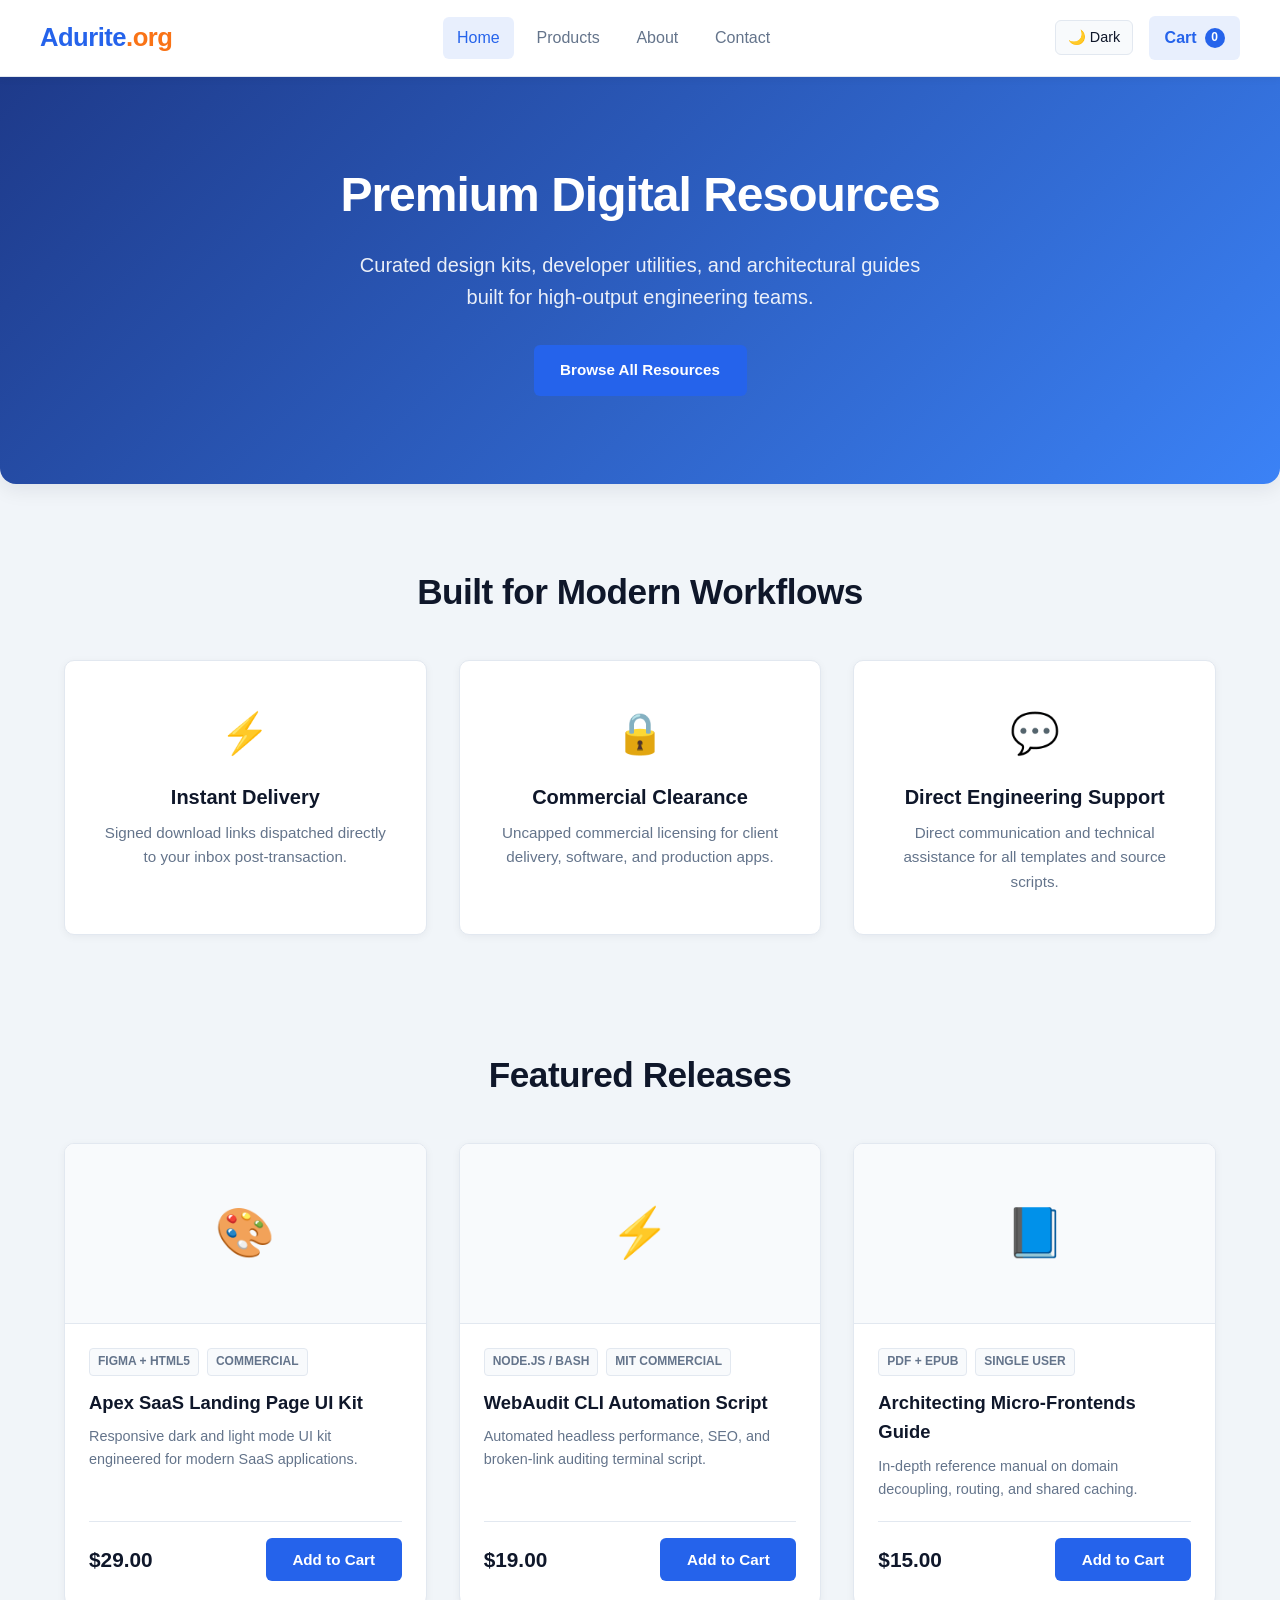
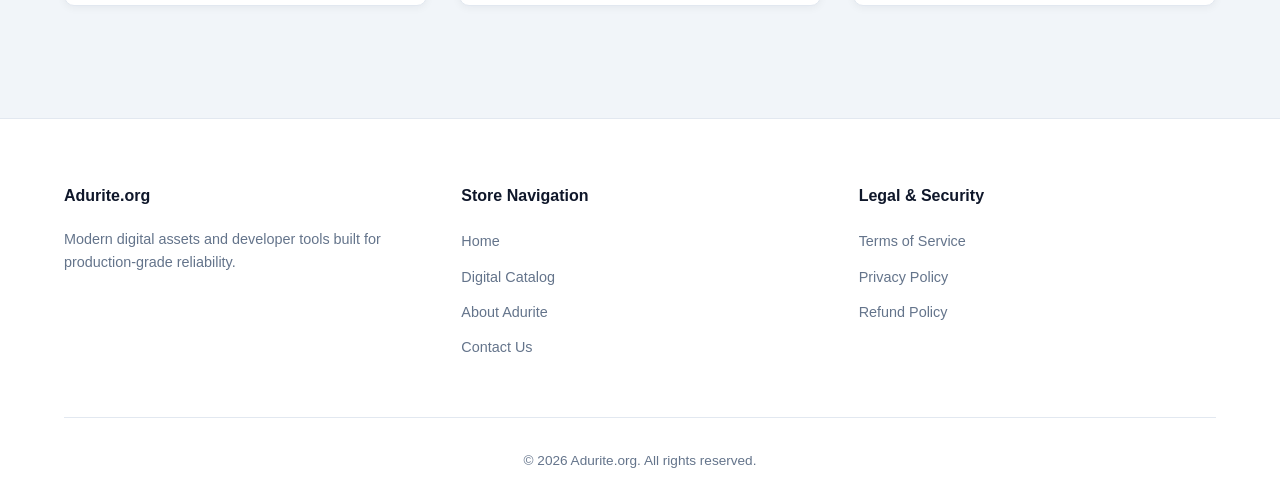
<file: index.html>
<!DOCTYPE html>
<html lang="en">
<head>
  <meta charset="UTF-8">
  <meta name="viewport" content="width=device-width, initial-scale=1.0">
  <meta name="description" content="Adurite - Premium developer assets, software licenses, and digital UI templates.">
  <title>Adurite Digital Store - Premium Digital Products</title>
  <link rel="stylesheet" href="styles/style.css">
</head>
<body>
  <header class="header">
    <div class="container header-content">
      <div class="logo">
        <a href="index.html"><h1>Adurite<span>.org</span></h1></a>
      </div>
      <button class="menu-toggle-btn" id="menuToggleBtn" aria-label="Toggle Navigation">☰</button>
      <nav class="nav-menu" id="navMenu">
        <a href="index.html" class="nav-link active">Home</a>
        <a href="products.html" class="nav-link">Products</a>
        <a href="about.html" class="nav-link">About</a>
        <a href="contact.html" class="nav-link">Contact</a>
      </nav>
      <div class="header-actions">
        <button class="theme-toggle-btn" id="themeToggleBtn">🌙 Dark</button>
        <a href="cart.html" class="cart-link" aria-label="Shopping Cart">
          Cart <span class="cart-count">0</span>
        </a>
      </div>
    </div>
  </header>

  <main>
    <section class="hero">
      <div class="container">
        <h2>Premium Digital Resources</h2>
        <p>Curated design kits, developer utilities, and architectural guides built for high-output engineering teams.</p>
        <a href="products.html" class="btn btn-primary">Browse All Resources</a>
      </div>
    </section>

    <section class="features-section">
      <div class="container">
        <h2 class="section-title">Built for Modern Workflows</h2>
        <div class="features-grid">
          <div class="feature-card">
            <div class="feature-icon">⚡</div>
            <h3>Instant Delivery</h3>
            <p>Signed download links dispatched directly to your inbox post-transaction.</p>
          </div>
          <div class="feature-card">
            <div class="feature-icon">🔒</div>
            <h3>Commercial Clearance</h3>
            <p>Uncapped commercial licensing for client delivery, software, and production apps.</p>
          </div>
          <div class="feature-card">
            <div class="feature-icon">💬</div>
            <h3>Direct Engineering Support</h3>
            <p>Direct communication and technical assistance for all templates and source scripts.</p>
          </div>
        </div>
      </div>
    </section>

    <section class="products-section">
      <div class="container">
        <h2 class="section-title">Featured Releases</h2>
        <div class="product-grid" id="featuredProductGrid">
          <!-- Dynamically injected via main.js -->
        </div>
      </div>
    </section>
  </main>

  <footer class="footer">
    <div class="container">
      <div class="footer-grid">
        <div class="footer-col">
          <h4>Adurite.org</h4>
          <p style="color: var(--text-muted); font-size: 0.9rem;">Modern digital assets and developer tools built for production-grade reliability.</p>
        </div>
        <div class="footer-col">
          <h4>Store Navigation</h4>
          <ul>
            <li><a href="index.html">Home</a></li>
            <li><a href="products.html">Digital Catalog</a></li>
            <li><a href="about.html">About Adurite</a></li>
            <li><a href="contact.html">Contact Us</a></li>
          </ul>
        </div>
        <div class="footer-col">
          <h4>Legal & Security</h4>
          <ul>
            <li><a href="terms.html">Terms of Service</a></li>
            <li><a href="privacy.html">Privacy Policy</a></li>
            <li><a href="refund.html">Refund Policy</a></li>
          </ul>
        </div>
      </div>
      <div class="footer-bottom">
        <p>&copy; 2026 Adurite.org. All rights reserved.</p>
      </div>
    </div>
  </footer>

  <script src="scripts/main.js"></script>
</body>
</html>
</file>
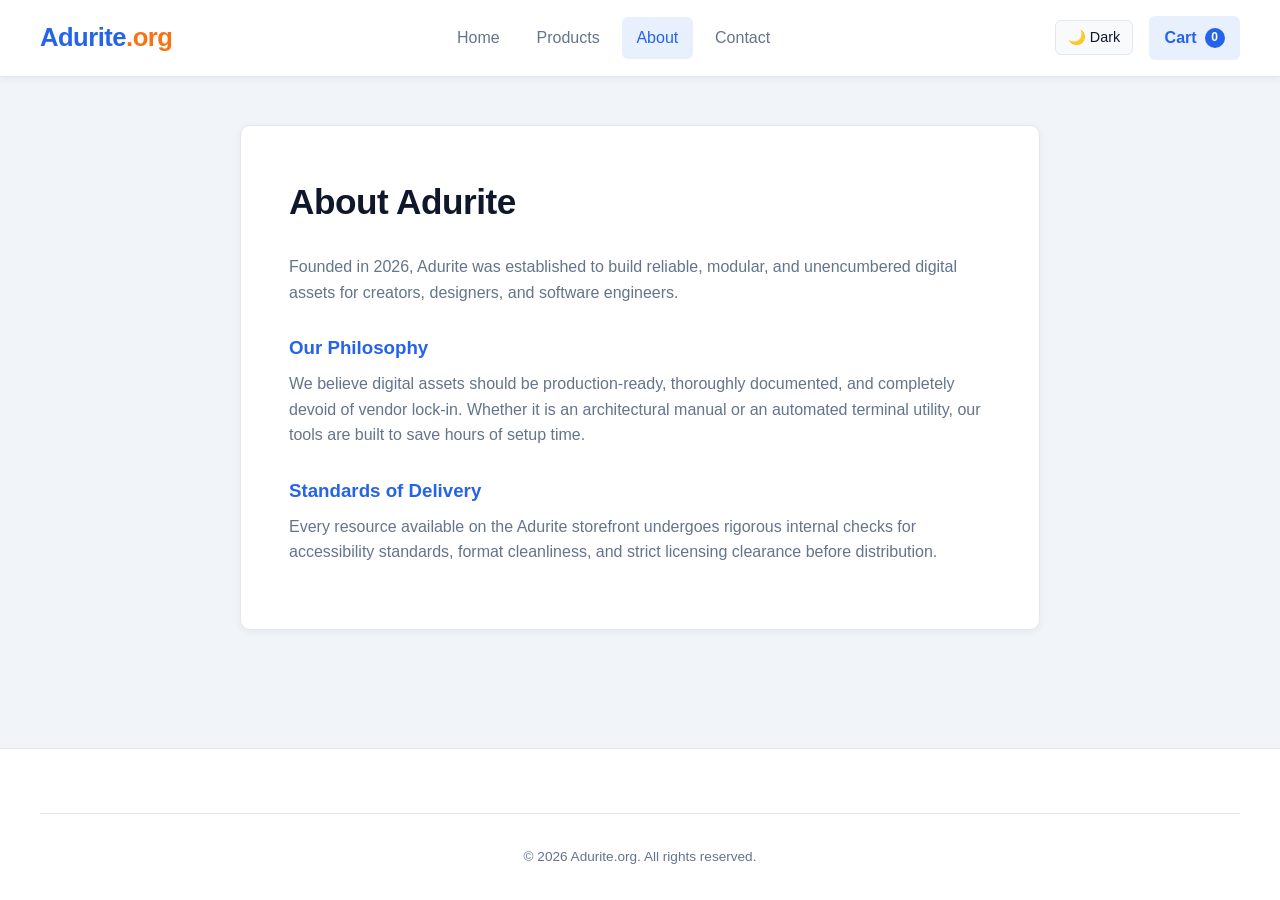
<file: about.html>
<!DOCTYPE html>
<html lang="en">
<head>
  <meta charset="UTF-8">
  <meta name="viewport" content="width=device-width, initial-scale=1.0">
  <title>About - Adurite Digital Store</title>
  <link rel="stylesheet" href="styles/style.css">
</head>
<body>
  <header class="header">
    <div class="container header-content">
      <div class="logo">
        <a href="index.html"><h1>Adurite<span>.org</span></h1></a>
      </div>
      <button class="menu-toggle-btn" id="menuToggleBtn">☰</button>
      <nav class="nav-menu" id="navMenu">
        <a href="index.html" class="nav-link">Home</a>
        <a href="products.html" class="nav-link">Products</a>
        <a href="about.html" class="nav-link active">About</a>
        <a href="contact.html" class="nav-link">Contact</a>
      </nav>
      <div class="header-actions">
        <button class="theme-toggle-btn" id="themeToggleBtn">🌙 Dark</button>
        <a href="cart.html" class="cart-link">Cart <span class="cart-count">0</span></a>
      </div>
    </div>
  </header>

  <main class="container">
    <div class="legal-card">
      <h2 class="section-title" style="text-align: left; margin-bottom: 1.5rem;">About Adurite</h2>
      <p>Founded in 2026, Adurite was established to build reliable, modular, and unencumbered digital assets for creators, designers, and software engineers.</p>
      
      <h3>Our Philosophy</h3>
      <p>We believe digital assets should be production-ready, thoroughly documented, and completely devoid of vendor lock-in. Whether it is an architectural manual or an automated terminal utility, our tools are built to save hours of setup time.</p>

      <h3>Standards of Delivery</h3>
      <p>Every resource available on the Adurite storefront undergoes rigorous internal checks for accessibility standards, format cleanliness, and strict licensing clearance before distribution.</p>
    </div>
  </main>

  <footer class="footer">
    <div class="container footer-bottom">
      <p>&copy; 2026 Adurite.org. All rights reserved.</p>
    </div>
  </footer>

  <script src="scripts/main.js"></script>
</body>
</html>
</file>
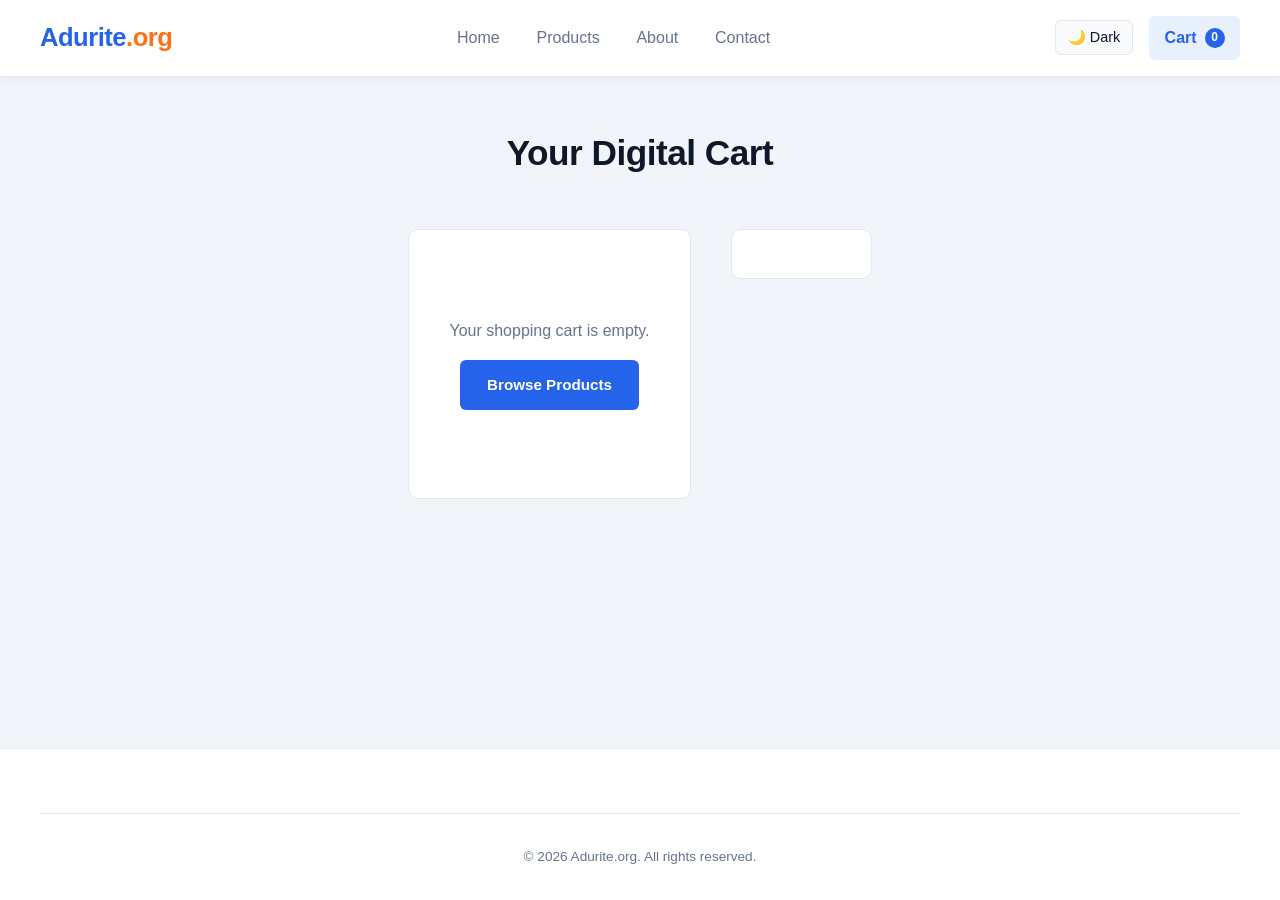
<file: cart.html>
<!DOCTYPE html>
<html lang="en">
<head>
  <meta charset="UTF-8">
  <meta name="viewport" content="width=device-width, initial-scale=1.0">
  <title>Your Cart - Adurite Digital Store</title>
  <link rel="stylesheet" href="styles/style.css">
</head>
<body>
  <header class="header">
    <div class="container header-content">
      <div class="logo">
        <a href="index.html"><h1>Adurite<span>.org</span></h1></a>
      </div>
      <button class="menu-toggle-btn" id="menuToggleBtn">☰</button>
      <nav class="nav-menu" id="navMenu">
        <a href="index.html" class="nav-link">Home</a>
        <a href="products.html" class="nav-link">Products</a>
        <a href="about.html" class="nav-link">About</a>
        <a href="contact.html" class="nav-link">Contact</a>
      </nav>
      <div class="header-actions">
        <button class="theme-toggle-btn" id="themeToggleBtn">🌙 Dark</button>
        <a href="cart.html" class="cart-link active">Cart <span class="cart-count">0</span></a>
      </div>
    </div>
  </header>

  <main class="container">
    <h2 class="section-title" style="margin-top: 3rem; margin-bottom: 1rem;">Your Digital Cart</h2>
    <div class="cart-layout">
      <div class="cart-items-container" id="cartContainer">
        <!-- Rendered via main.js -->
      </div>
      <div class="cart-summary-box" id="cartSummaryContainer">
        <!-- Summary Rendered via main.js -->
      </div>
    </div>
  </main>

  <footer class="footer">
    <div class="container footer-bottom">
      <p>&copy; 2026 Adurite.org. All rights reserved.</p>
    </div>
  </footer>

  <script src="scripts/main.js"></script>
</body>
</html>
</file>
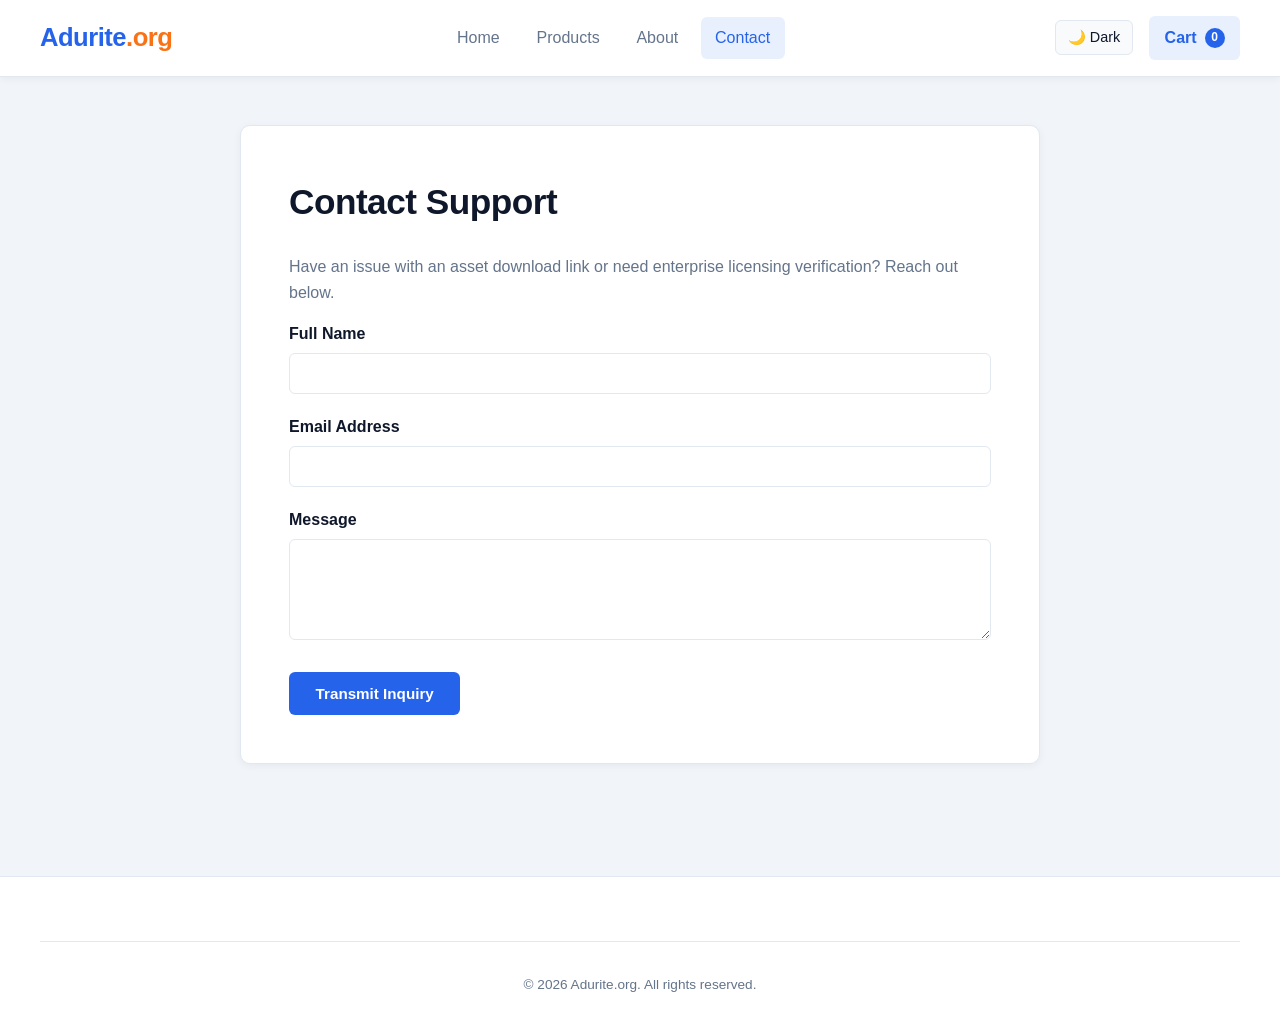
<file: contact.html>
<!DOCTYPE html>
<html lang="en">
<head>
  <meta charset="UTF-8">
  <meta name="viewport" content="width=device-width, initial-scale=1.0">
  <title>Contact - Adurite Digital Store</title>
  <link rel="stylesheet" href="styles/style.css">
</head>
<body>
  <header class="header">
    <div class="container header-content">
      <div class="logo">
        <a href="index.html"><h1>Adurite<span>.org</span></h1></a>
      </div>
      <button class="menu-toggle-btn" id="menuToggleBtn">☰</button>
      <nav class="nav-menu" id="navMenu">
        <a href="index.html" class="nav-link">Home</a>
        <a href="products.html" class="nav-link">Products</a>
        <a href="about.html" class="nav-link">About</a>
        <a href="contact.html" class="nav-link active">Contact</a>
      </nav>
      <div class="header-actions">
        <button class="theme-toggle-btn" id="themeToggleBtn">🌙 Dark</button>
        <a href="cart.html" class="cart-link">Cart <span class="cart-count">0</span></a>
      </div>
    </div>
  </header>

  <main class="container">
    <div class="legal-card">
      <h2 class="section-title" style="text-align: left; margin-bottom: 1.5rem;">Contact Support</h2>
      <p>Have an issue with an asset download link or need enterprise licensing verification? Reach out below.</p>
      
      <form id="contactForm" onsubmit="event.preventDefault(); alert('Message dispatched! Our support team will reply within 24 hours.'); this.reset();">
        <div style="margin-bottom: 1.25rem;">
          <label style="display: block; font-weight: 600; margin-bottom: 0.4rem;">Full Name</label>
          <input type="text" required style="width: 100%; padding: 0.75rem; border-radius: 6px; border: 1px solid var(--border-color); background: var(--bg-surface); color: var(--text-main);">
        </div>
        <div style="margin-bottom: 1.25rem;">
          <label style="display: block; font-weight: 600; margin-bottom: 0.4rem;">Email Address</label>
          <input type="email" required style="width: 100%; padding: 0.75rem; border-radius: 6px; border: 1px solid var(--border-color); background: var(--bg-surface); color: var(--text-main);">
        </div>
        <div style="margin-bottom: 1.5rem;">
          <label style="display: block; font-weight: 600; margin-bottom: 0.4rem;">Message</label>
          <textarea rows="5" required style="width: 100%; padding: 0.75rem; border-radius: 6px; border: 1px solid var(--border-color); background: var(--bg-surface); color: var(--text-main); font-family: inherit;"></textarea>
        </div>
        <button type="submit" class="btn btn-primary">Transmit Inquiry</button>
      </form>
    </div>
  </main>

  <footer class="footer">
    <div class="container footer-bottom">
      <p>&copy; 2026 Adurite.org. All rights reserved.</p>
    </div>
  </footer>

  <script src="scripts/main.js"></script>
</body>
</html>
</file>
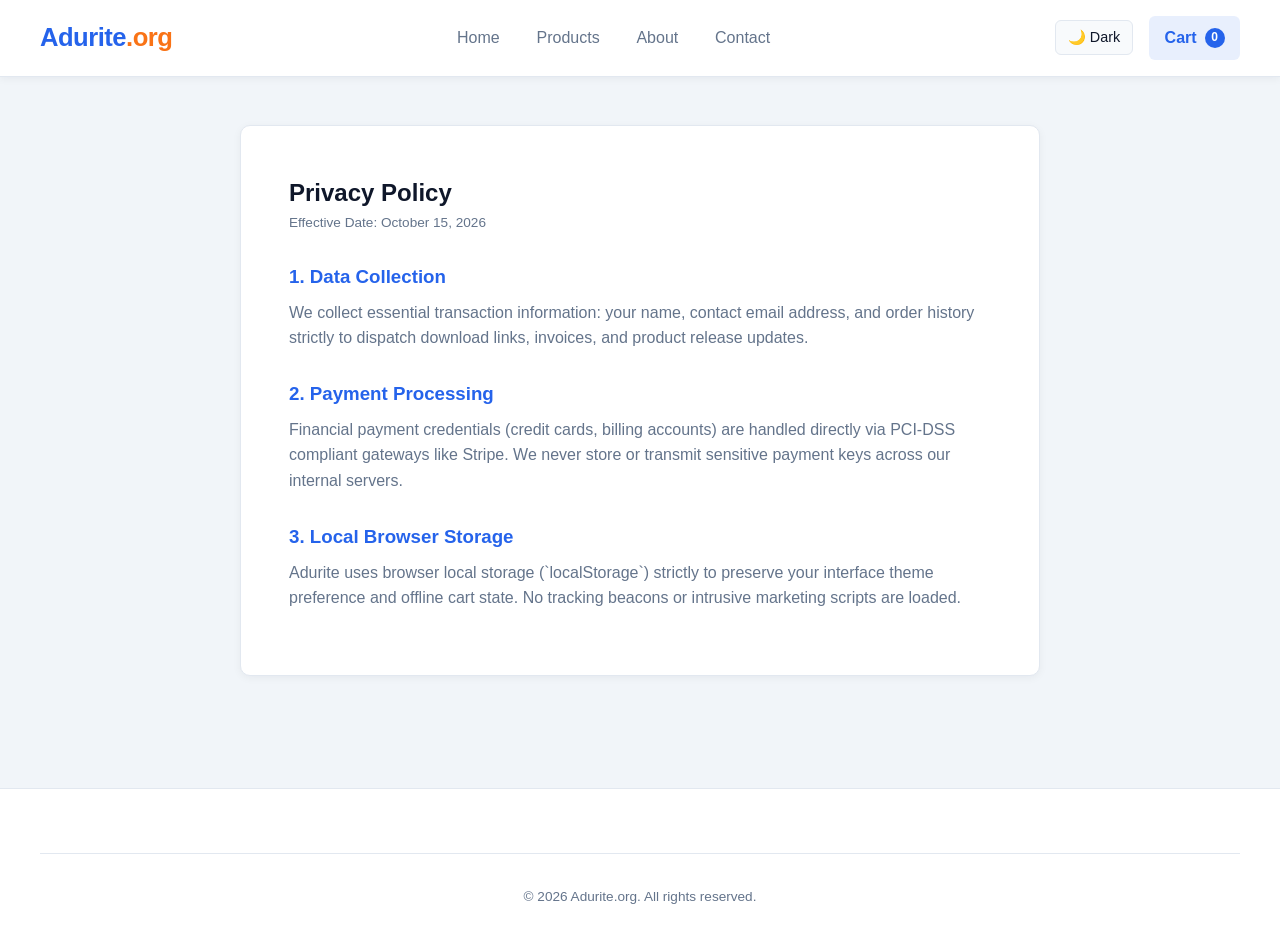
<file: privacy.html>
<!DOCTYPE html>
<html lang="en">
<head>
  <meta charset="UTF-8">
  <meta name="viewport" content="width=device-width, initial-scale=1.0">
  <title>Privacy Policy - Adurite</title>
  <link rel="stylesheet" href="styles/style.css">
</head>
<body>
  <header class="header">
    <div class="container header-content">
      <div class="logo">
        <a href="index.html"><h1>Adurite<span>.org</span></h1></a>
      </div>
      <button class="menu-toggle-btn" id="menuToggleBtn">☰</button>
      <nav class="nav-menu" id="navMenu">
        <a href="index.html" class="nav-link">Home</a>
        <a href="products.html" class="nav-link">Products</a>
        <a href="about.html" class="nav-link">About</a>
        <a href="contact.html" class="nav-link">Contact</a>
      </nav>
      <div class="header-actions">
        <button class="theme-toggle-btn" id="themeToggleBtn">🌙 Dark</button>
        <a href="cart.html" class="cart-link">Cart <span class="cart-count">0</span></a>
      </div>
    </div>
  </header>

  <main class="container">
    <div class="legal-card">
      <h2>Privacy Policy</h2>
      <p style="font-size: 0.85rem; margin-bottom: 1.5rem;">Effective Date: October 15, 2026</p>

      <h3>1. Data Collection</h3>
      <p>We collect essential transaction information: your name, contact email address, and order history strictly to dispatch download links, invoices, and product release updates.</p>

      <h3>2. Payment Processing</h3>
      <p>Financial payment credentials (credit cards, billing accounts) are handled directly via PCI-DSS compliant gateways like Stripe. We never store or transmit sensitive payment keys across our internal servers.</p>

      <h3>3. Local Browser Storage</h3>
      <p>Adurite uses browser local storage (`localStorage`) strictly to preserve your interface theme preference and offline cart state. No tracking beacons or intrusive marketing scripts are loaded.</p>
    </div>
  </main>

  <footer class="footer">
    <div class="container footer-bottom">
      <p>&copy; 2026 Adurite.org. All rights reserved.</p>
    </div>
  </footer>

  <script src="scripts/main.js"></script>
</body>
</html>
</file>
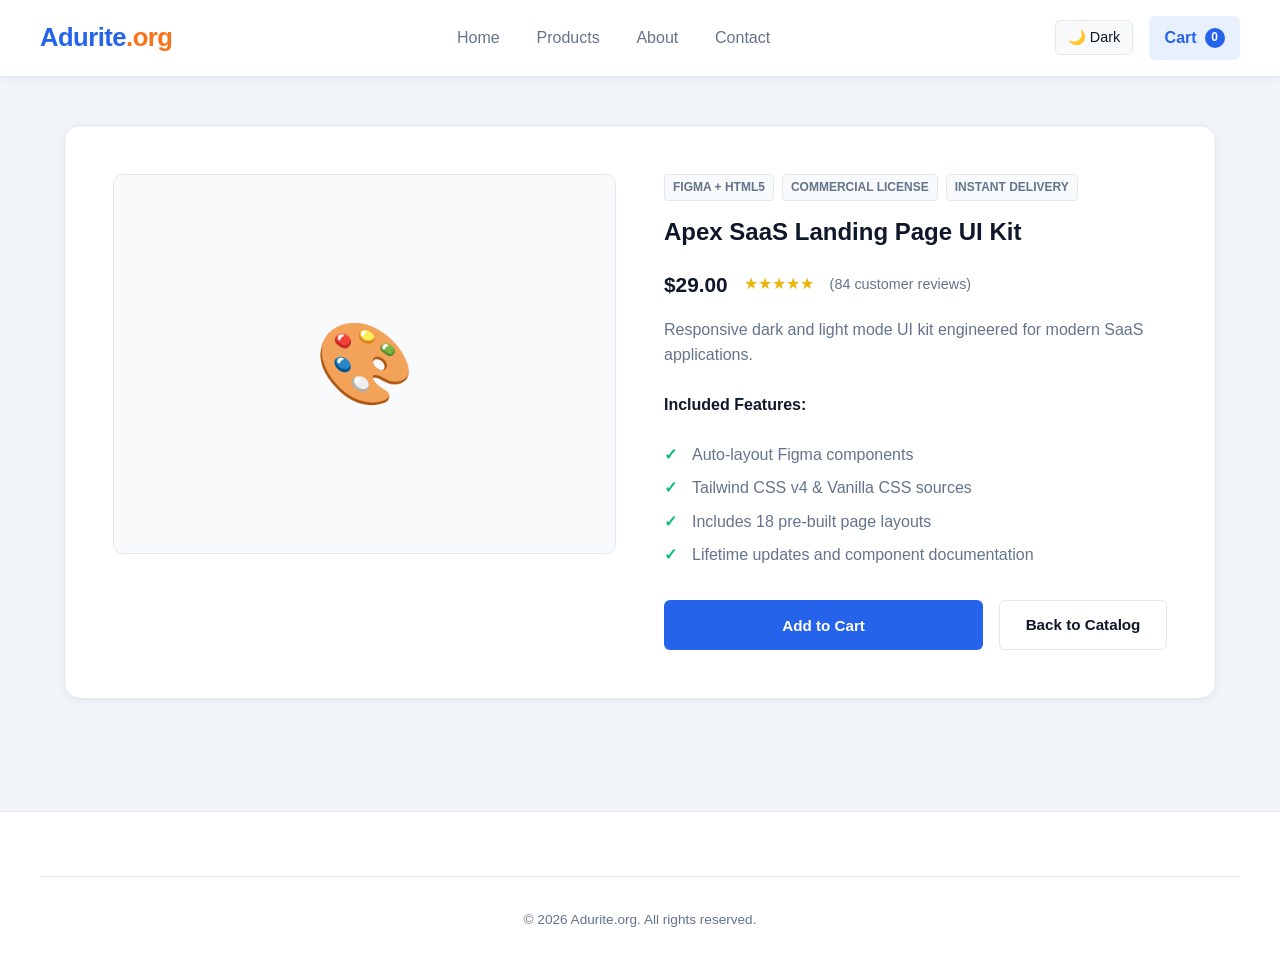
<file: product_detail.html>
<!DOCTYPE html>
<html lang="en">
<head>
  <meta charset="UTF-8">
  <meta name="viewport" content="width=device-width, initial-scale=1.0">
  <title>Product Details - Adurite</title>
  <link rel="stylesheet" href="styles/style.css">
</head>
<body>
  <header class="header">
    <div class="container header-content">
      <div class="logo">
        <a href="index.html"><h1>Adurite<span>.org</span></h1></a>
      </div>
      <button class="menu-toggle-btn" id="menuToggleBtn">☰</button>
      <nav class="nav-menu" id="navMenu">
        <a href="index.html" class="nav-link">Home</a>
        <a href="products.html" class="nav-link">Products</a>
        <a href="about.html" class="nav-link">About</a>
        <a href="contact.html" class="nav-link">Contact</a>
      </nav>
      <div class="header-actions">
        <button class="theme-toggle-btn" id="themeToggleBtn">🌙 Dark</button>
        <a href="cart.html" class="cart-link">Cart <span class="cart-count">0</span></a>
      </div>
    </div>
  </header>

  <main class="container" id="productDetailContainer">
    <!-- Dynamic Product Rendered Here -->
  </main>

  <footer class="footer">
    <div class="container footer-bottom">
      <p>&copy; 2026 Adurite.org. All rights reserved.</p>
    </div>
  </footer>

  <script src="scripts/main.js"></script>
</body>
</html>
</file>
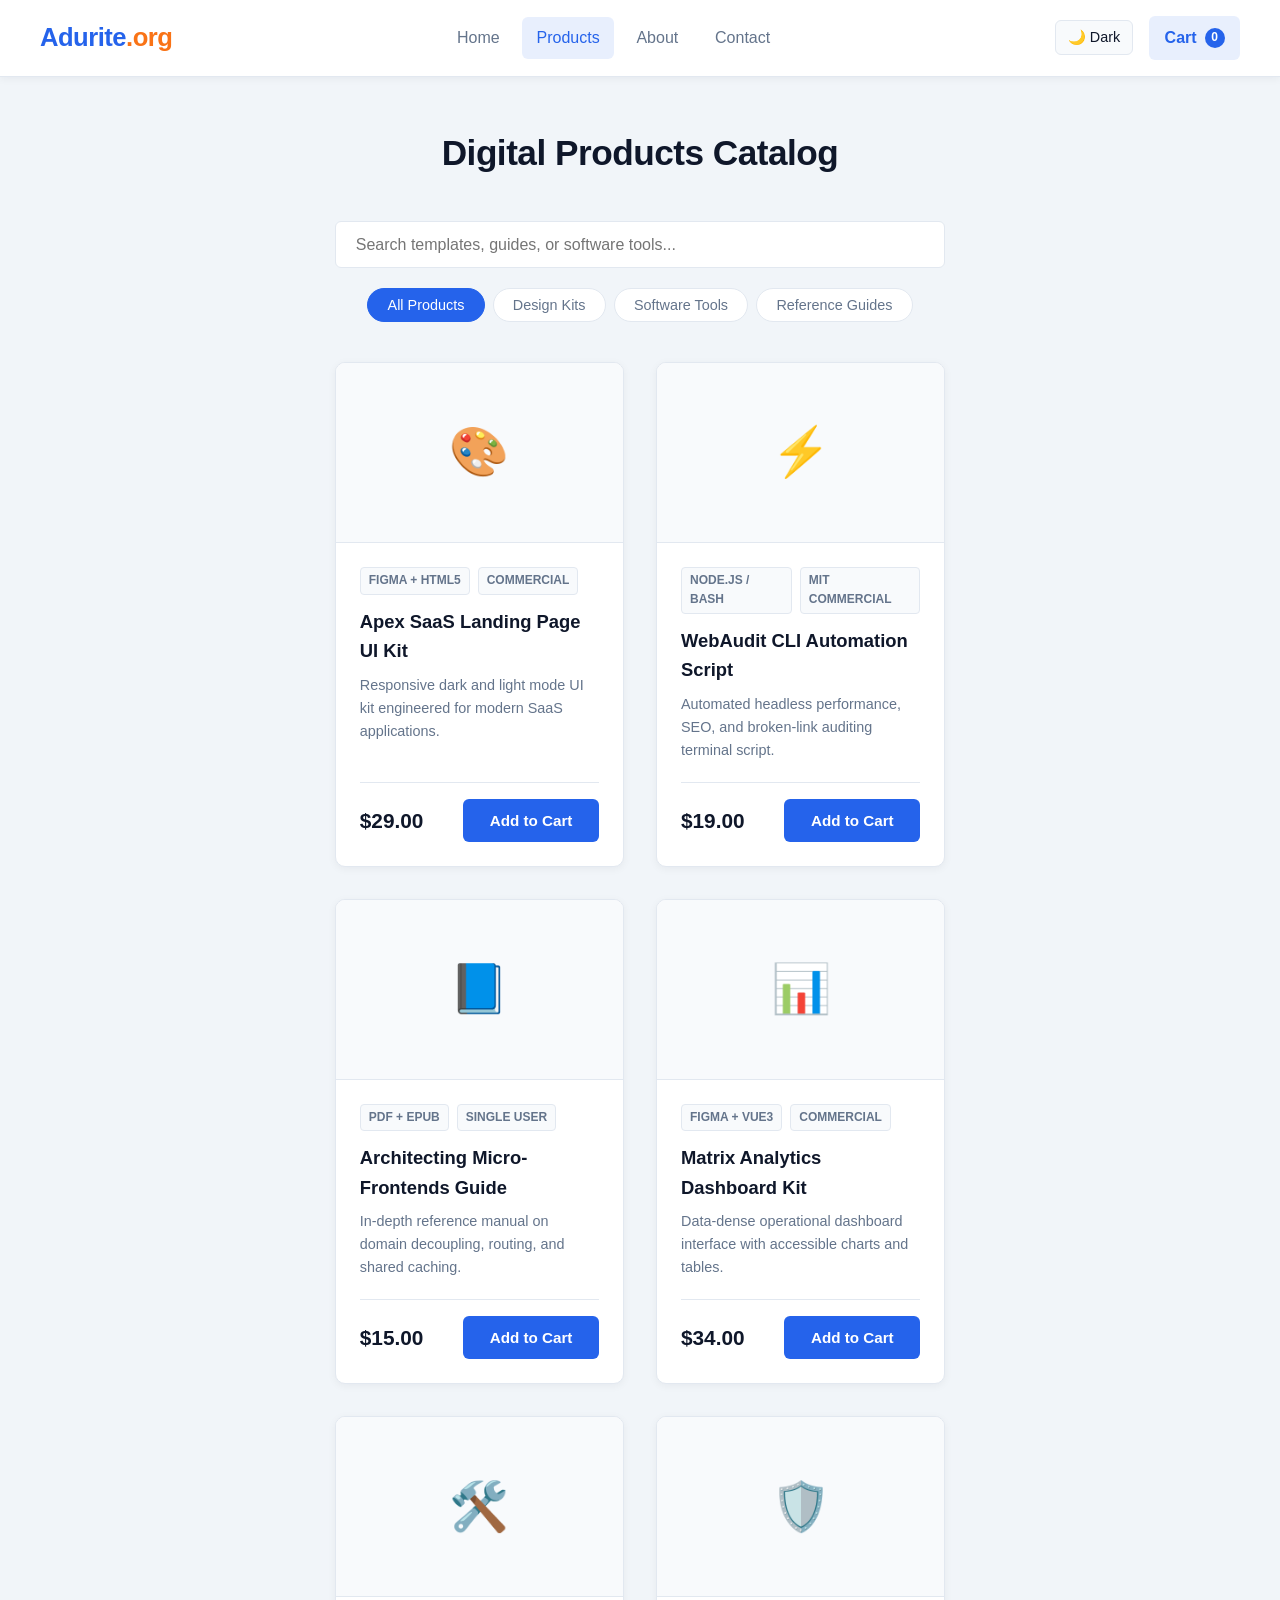
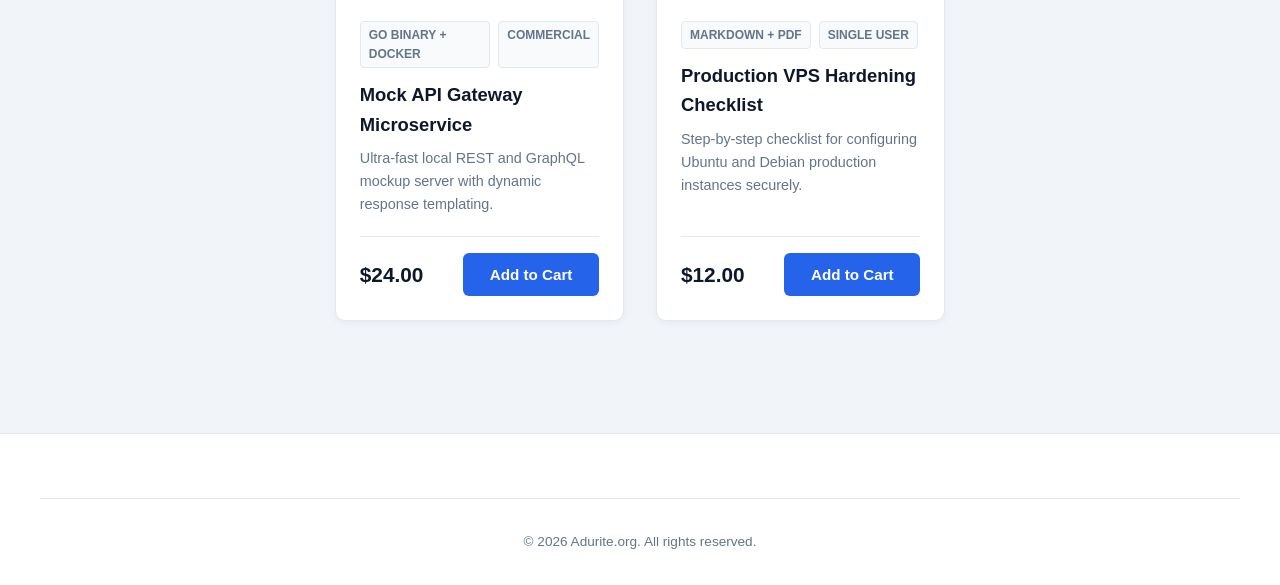
<file: products.html>
<!DOCTYPE html>
<html lang="en">
<head>
  <meta charset="UTF-8">
  <meta name="viewport" content="width=device-width, initial-scale=1.0">
  <title>Catalog - Adurite Digital Store</title>
  <link rel="stylesheet" href="styles/style.css">
</head>
<body>
  <header class="header">
    <div class="container header-content">
      <div class="logo">
        <a href="index.html"><h1>Adurite<span>.org</span></h1></a>
      </div>
      <button class="menu-toggle-btn" id="menuToggleBtn">☰</button>
      <nav class="nav-menu" id="navMenu">
        <a href="index.html" class="nav-link">Home</a>
        <a href="products.html" class="nav-link active">Products</a>
        <a href="about.html" class="nav-link">About</a>
        <a href="contact.html" class="nav-link">Contact</a>
      </nav>
      <div class="header-actions">
        <button class="theme-toggle-btn" id="themeToggleBtn">🌙 Dark</button>
        <a href="cart.html" class="cart-link">Cart <span class="cart-count">0</span></a>
      </div>
    </div>
  </header>

  <main class="container products-section">
    <h2 class="section-title">Digital Products Catalog</h2>
    
    <div class="search-filter-bar">
      <div class="search-box">
        <input type="text" id="catalogSearch" placeholder="Search templates, guides, or software tools...">
      </div>
      <div class="filters-group">
        <button class="filter-btn active" data-filter="all">All Products</button>
        <button class="filter-btn" data-filter="design">Design Kits</button>
        <button class="filter-btn" data-filter="software">Software Tools</button>
        <button class="filter-btn" data-filter="guides">Reference Guides</button>
      </div>
    </div>

    <div class="product-grid" id="catalogGrid">
      <!-- Injected via main.js -->
    </div>
  </main>

  <footer class="footer">
    <div class="container footer-bottom">
      <p>&copy; 2026 Adurite.org. All rights reserved.</p>
    </div>
  </footer>

  <script src="scripts/main.js"></script>
</body>
</html>
</file>
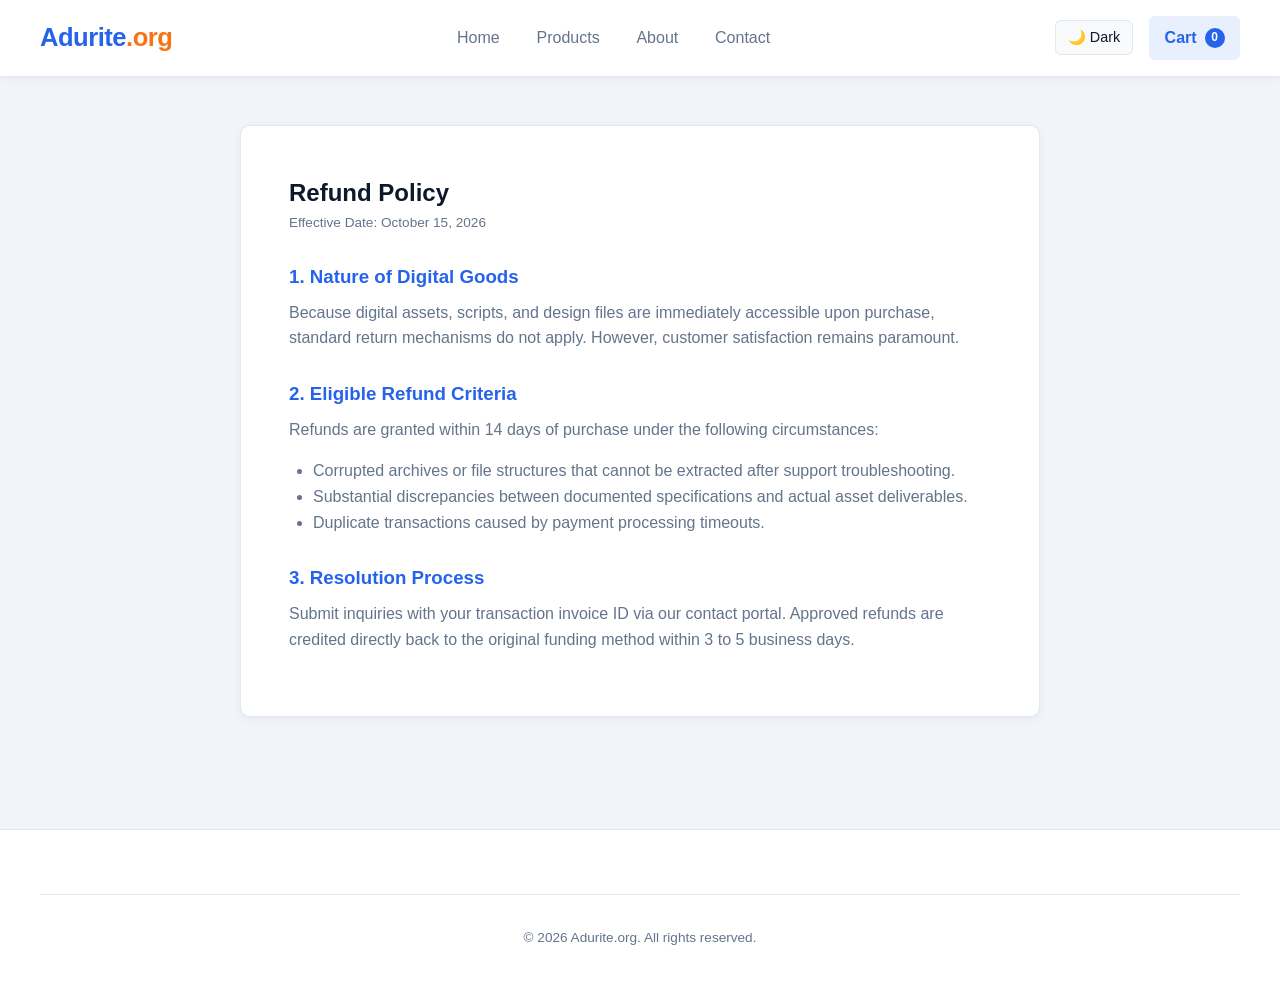
<file: refund.html>
<!DOCTYPE html>
<html lang="en">
<head>
  <meta charset="UTF-8">
  <meta name="viewport" content="width=device-width, initial-scale=1.0">
  <title>Refund Policy - Adurite</title>
  <link rel="stylesheet" href="styles/style.css">
</head>
<body>
  <header class="header">
    <div class="container header-content">
      <div class="logo">
        <a href="index.html"><h1>Adurite<span>.org</span></h1></a>
      </div>
      <button class="menu-toggle-btn" id="menuToggleBtn">☰</button>
      <nav class="nav-menu" id="navMenu">
        <a href="index.html" class="nav-link">Home</a>
        <a href="products.html" class="nav-link">Products</a>
        <a href="about.html" class="nav-link">About</a>
        <a href="contact.html" class="nav-link">Contact</a>
      </nav>
      <div class="header-actions">
        <button class="theme-toggle-btn" id="themeToggleBtn">🌙 Dark</button>
        <a href="cart.html" class="cart-link">Cart <span class="cart-count">0</span></a>
      </div>
    </div>
  </header>

  <main class="container">
    <div class="legal-card">
      <h2>Refund Policy</h2>
      <p style="font-size: 0.85rem; margin-bottom: 1.5rem;">Effective Date: October 15, 2026</p>

      <h3>1. Nature of Digital Goods</h3>
      <p>Because digital assets, scripts, and design files are immediately accessible upon purchase, standard return mechanisms do not apply. However, customer satisfaction remains paramount.</p>

      <h3>2. Eligible Refund Criteria</h3>
      <p>Refunds are granted within 14 days of purchase under the following circumstances:</p>
      <ul style="margin-left: 1.5rem; color: var(--text-muted); margin-bottom: 1rem;">
        <li>Corrupted archives or file structures that cannot be extracted after support troubleshooting.</li>
        <li>Substantial discrepancies between documented specifications and actual asset deliverables.</li>
        <li>Duplicate transactions caused by payment processing timeouts.</li>
      </ul>

      <h3>3. Resolution Process</h3>
      <p>Submit inquiries with your transaction invoice ID via our contact portal. Approved refunds are credited directly back to the original funding method within 3 to 5 business days.</p>
    </div>
  </main>

  <footer class="footer">
    <div class="container footer-bottom">
      <p>&copy; 2026 Adurite.org. All rights reserved.</p>
    </div>
  </footer>

  <script src="scripts/main.js"></script>
</body>
</html>
</file>
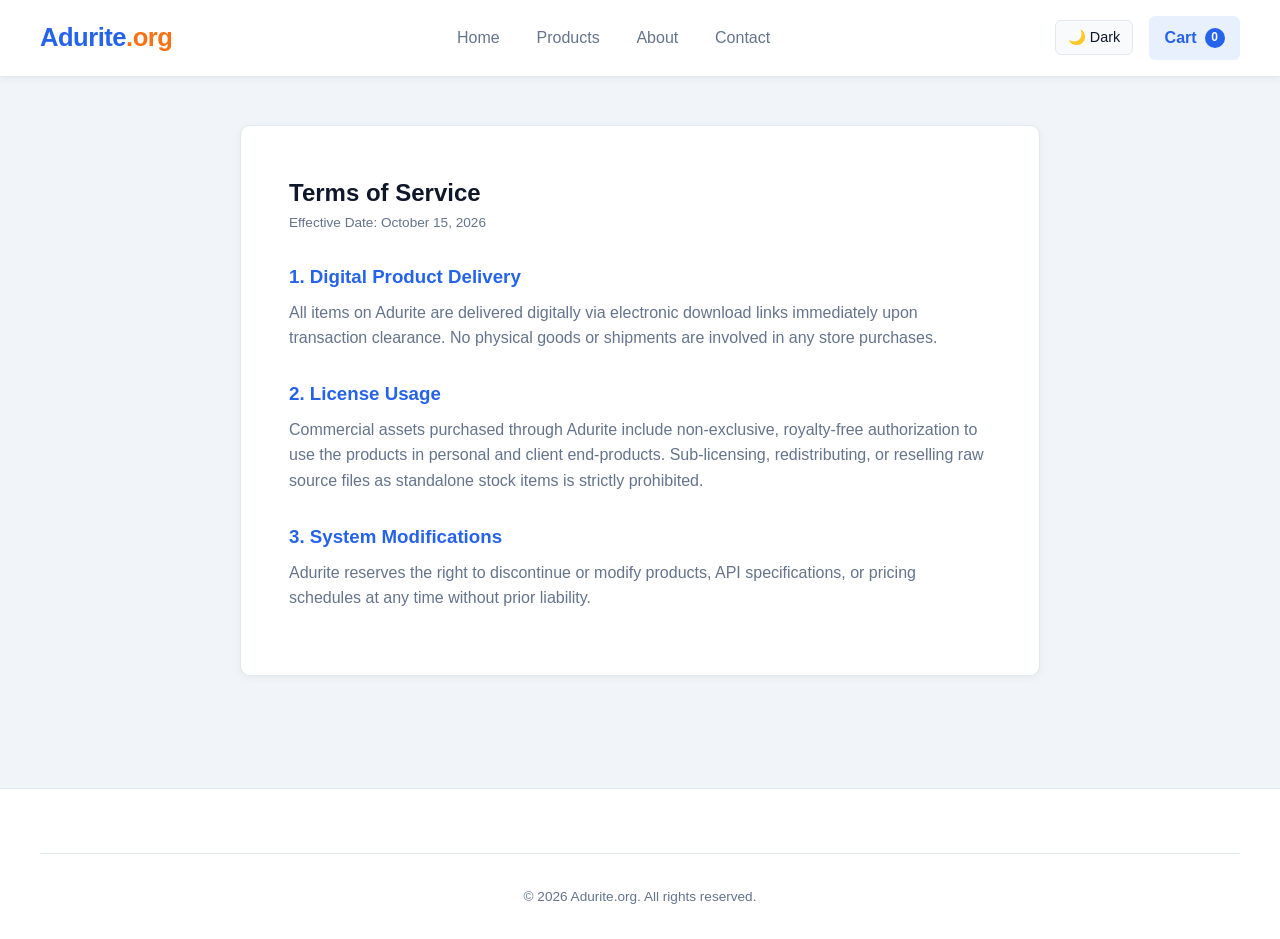
<file: terms.html>
<!DOCTYPE html>
<html lang="en">
<head>
  <meta charset="UTF-8">
  <meta name="viewport" content="width=device-width, initial-scale=1.0">
  <title>Terms of Service - Adurite</title>
  <link rel="stylesheet" href="styles/style.css">
</head>
<body>
  <header class="header">
    <div class="container header-content">
      <div class="logo">
        <a href="index.html"><h1>Adurite<span>.org</span></h1></a>
      </div>
      <button class="menu-toggle-btn" id="menuToggleBtn">☰</button>
      <nav class="nav-menu" id="navMenu">
        <a href="index.html" class="nav-link">Home</a>
        <a href="products.html" class="nav-link">Products</a>
        <a href="about.html" class="nav-link">About</a>
        <a href="contact.html" class="nav-link">Contact</a>
      </nav>
      <div class="header-actions">
        <button class="theme-toggle-btn" id="themeToggleBtn">🌙 Dark</button>
        <a href="cart.html" class="cart-link">Cart <span class="cart-count">0</span></a>
      </div>
    </div>
  </header>

  <main class="container">
    <div class="legal-card">
      <h2>Terms of Service</h2>
      <p style="font-size: 0.85rem; margin-bottom: 1.5rem;">Effective Date: October 15, 2026</p>

      <h3>1. Digital Product Delivery</h3>
      <p>All items on Adurite are delivered digitally via electronic download links immediately upon transaction clearance. No physical goods or shipments are involved in any store purchases.</p>

      <h3>2. License Usage</h3>
      <p>Commercial assets purchased through Adurite include non-exclusive, royalty-free authorization to use the products in personal and client end-products. Sub-licensing, redistributing, or reselling raw source files as standalone stock items is strictly prohibited.</p>

      <h3>3. System Modifications</h3>
      <p>Adurite reserves the right to discontinue or modify products, API specifications, or pricing schedules at any time without prior liability.</p>
    </div>
  </main>

  <footer class="footer">
    <div class="container footer-bottom">
      <p>&copy; 2026 Adurite.org. All rights reserved.</p>
    </div>
  </footer>

  <script src="scripts/main.js"></script>
</body>
</html>
</file>
<file: styles/style.css>
/* ==========================================================================
   Design Tokens & Theme Variables
   ========================================================================== */
:root {
  --font-sans: 'Segoe UI', -apple-system, BlinkMacSystemFont, Roboto, sans-serif;
  --radius-sm: 6px;
  --radius-md: 10px;
  --radius-lg: 16px;
  --transition-fast: 0.2s ease;
  --transition-normal: 0.3s ease;

  /* Light Theme (Default) */
  --bg-page: #f1f5f9;
  --bg-surface: #ffffff;
  --bg-subtle: #f8fafc;
  --border-color: #e2e8f0;
  --text-main: #0f172a;
  --text-muted: #64748b;
  --primary: #2563eb;
  --primary-hover: #1d4ed8;
  --primary-light: rgba(37, 99, 235, 0.1);
  --accent: #f97316;
  --success: #10b981;
  --error: #ef4444;
  --shadow-sm: 0 2px 8px rgba(15, 23, 42, 0.05);
  --shadow-md: 0 6px 20px rgba(15, 23, 42, 0.08);
  --shadow-lg: 0 15px 30px rgba(15, 23, 42, 0.12);
  --hero-gradient: linear-gradient(135deg, #1e3a8a 0%, #3b82f6 100%);
}

[data-theme="dark"] {
  --bg-page: #0b0f19;
  --bg-surface: #111827;
  --bg-subtle: #1f2937;
  --border-color: #374151;
  --text-main: #f9fafb;
  --text-muted: #9ca3af;
  --primary: #3b82f6;
  --primary-hover: #60a5fa;
  --primary-light: rgba(59, 130, 246, 0.15);
  --accent: #fb923c;
  --shadow-sm: 0 2px 8px rgba(0, 0, 0, 0.3);
  --shadow-md: 0 6px 20px rgba(0, 0, 0, 0.4);
  --shadow-lg: 0 15px 30px rgba(0, 0, 0, 0.6);
  --hero-gradient: linear-gradient(135deg, #0f172a 0%, #1e293b 100%);
}

/* ==========================================================================
   Base Elements & Layout
   ========================================================================== */
* {
  margin: 0;
  padding: 0;
  box-sizing: border-box;
}

body {
  font-family: var(--font-sans);
  background-color: var(--bg-page);
  color: var(--text-main);
  line-height: 1.6;
  min-height: 100vh;
  display: flex;
  flex-direction: column;
  transition: background-color var(--transition-normal), color var(--transition-normal);
}

main {
  flex: 1;
}

.container {
  max-width: 1200px;
  margin: 0 auto;
  padding: 0 24px;
}

a {
  color: inherit;
  text-decoration: none;
}

button {
  font-family: inherit;
  cursor: pointer;
}

a:focus-visible,
button:focus-visible,
input:focus-visible {
  outline: 2px solid var(--primary);
  outline-offset: 2px;
}

/* ==========================================================================
   Header & Navigation
   ========================================================================== */
.header {
  background-color: var(--bg-surface);
  border-bottom: 1px solid var(--border-color);
  position: sticky;
  top: 0;
  z-index: 1000;
  box-shadow: var(--shadow-sm);
  transition: background-color var(--transition-normal);
}

.header-content {
  display: flex;
  justify-content: space-between;
  align-items: center;
  padding: 1rem 0;
  gap: 1.5rem;
}

.logo h1 {
  font-size: 1.6rem;
  font-weight: 800;
  letter-spacing: -0.5px;
  color: var(--primary);
}

.logo h1 span {
  color: var(--accent);
}

.nav-menu {
  display: flex;
  list-style: none;
  gap: 0.5rem;
}

.nav-link {
  padding: 0.5rem 0.9rem;
  border-radius: var(--radius-sm);
  font-weight: 500;
  color: var(--text-muted);
  transition: all var(--transition-fast);
}

.nav-link:hover,
.nav-link.active {
  color: var(--primary);
  background-color: var(--primary-light);
}

.header-actions {
  display: flex;
  align-items: center;
  gap: 1rem;
}

.theme-toggle-btn {
  background: var(--bg-subtle);
  border: 1px solid var(--border-color);
  color: var(--text-main);
  padding: 0.5rem 0.75rem;
  border-radius: var(--radius-sm);
  font-size: 0.9rem;
  display: flex;
  align-items: center;
  gap: 0.3rem;
  transition: all var(--transition-fast);
}

.theme-toggle-btn:hover {
  border-color: var(--primary);
}

.cart-link {
  position: relative;
  display: flex;
  align-items: center;
  gap: 0.5rem;
  padding: 0.5rem 0.9rem;
  background: var(--primary-light);
  border: 1px solid transparent;
  border-radius: var(--radius-sm);
  color: var(--primary);
  font-weight: 600;
  transition: all var(--transition-fast);
}

.cart-link:hover {
  border-color: var(--primary);
}

.cart-count {
  background-color: var(--primary);
  color: white;
  border-radius: 999px;
  min-width: 20px;
  height: 20px;
  padding: 0 6px;
  font-size: 0.75rem;
  display: flex;
  align-items: center;
  justify-content: center;
  font-weight: 700;
}

.menu-toggle-btn {
  display: none;
  background: none;
  border: none;
  font-size: 1.5rem;
  color: var(--text-main);
}

/* ==========================================================================
   Hero Section
   ========================================================================== */
.hero {
  background: var(--hero-gradient);
  color: #ffffff;
  text-align: center;
  padding: 5rem 0 5.5rem;
  border-radius: 0 0 var(--radius-lg) var(--radius-lg);
  margin-bottom: 3rem;
  box-shadow: var(--shadow-md);
}

.hero h2 {
  font-size: 3rem;
  font-weight: 800;
  letter-spacing: -1px;
  margin-bottom: 1rem;
}

.hero p {
  font-size: 1.25rem;
  color: rgba(255, 255, 255, 0.9);
  max-width: 600px;
  margin: 0 auto 2rem;
}

/* ==========================================================================
   Buttons
   ========================================================================== */
.btn {
  display: inline-flex;
  align-items: center;
  justify-content: center;
  gap: 0.5rem;
  padding: 0.75rem 1.6rem;
  font-weight: 600;
  border-radius: var(--radius-sm);
  border: 1px solid transparent;
  transition: all var(--transition-fast);
  font-size: 0.95rem;
}

.btn-primary {
  background-color: var(--primary);
  color: #ffffff;
}

.btn-primary:hover {
  background-color: var(--primary-hover);
  transform: translateY(-2px);
  box-shadow: var(--shadow-md);
}

.btn-secondary {
  background-color: transparent;
  border-color: var(--border-color);
  color: var(--text-main);
}

.btn-secondary:hover {
  background-color: var(--bg-subtle);
  border-color: var(--text-muted);
}

.btn-block {
  width: 100%;
}

/* ==========================================================================
   Features Section
   ========================================================================== */
.features-section {
  padding: 2rem 0 4rem;
}

.section-title {
  text-align: center;
  font-size: 2.2rem;
  font-weight: 700;
  margin-bottom: 2.5rem;
  letter-spacing: -0.5px;
}

.features-grid {
  display: grid;
  grid-template-columns: repeat(auto-fit, minmax(280px, 1fr));
  gap: 2rem;
}

.feature-card {
  background-color: var(--bg-surface);
  border: 1px solid var(--border-color);
  padding: 2.5rem 2rem;
  border-radius: var(--radius-md);
  text-align: center;
  box-shadow: var(--shadow-sm);
  transition: all var(--transition-fast);
}

.feature-card:hover {
  transform: translateY(-4px);
  box-shadow: var(--shadow-md);
  border-color: var(--primary);
}

.feature-icon {
  font-size: 2.5rem;
  margin-bottom: 1rem;
}

.feature-card h3 {
  font-size: 1.25rem;
  margin-bottom: 0.5rem;
}

.feature-card p {
  color: var(--text-muted);
  font-size: 0.95rem;
}

/* ==========================================================================
   Product Catalog & Cards
   ========================================================================== */
.products-section {
  padding: 3rem 0;
}

.search-filter-bar {
  display: flex;
  flex-direction: column;
  gap: 1.25rem;
  margin-bottom: 2.5rem;
}

.search-box input {
  width: 100%;
  padding: 0.85rem 1.25rem;
  border-radius: var(--radius-sm);
  border: 1px solid var(--border-color);
  background-color: var(--bg-surface);
  color: var(--text-main);
  font-size: 1rem;
}

.filters-group {
  display: flex;
  gap: 0.5rem;
  flex-wrap: wrap;
  justify-content: center;
}

.filter-btn {
  background-color: var(--bg-surface);
  border: 1px solid var(--border-color);
  color: var(--text-muted);
  padding: 0.5rem 1.2rem;
  border-radius: 999px;
  font-weight: 500;
  font-size: 0.9rem;
  transition: all var(--transition-fast);
}

.filter-btn:hover,
.filter-btn.active {
  background-color: var(--primary);
  color: #ffffff;
  border-color: var(--primary);
}

.product-grid {
  display: grid;
  grid-template-columns: repeat(auto-fill, minmax(280px, 1fr));
  gap: 2rem;
}

.product-card {
  background-color: var(--bg-surface);
  border: 1px solid var(--border-color);
  border-radius: var(--radius-md);
  overflow: hidden;
  box-shadow: var(--shadow-sm);
  display: flex;
  flex-direction: column;
  transition: all var(--transition-fast);
}

.product-card:hover {
  transform: translateY(-5px);
  box-shadow: var(--shadow-md);
  border-color: var(--primary);
}

.product-card-img-wrap {
  width: 100%;
  height: 180px;
  background-color: var(--bg-subtle);
  display: flex;
  align-items: center;
  justify-content: center;
  border-bottom: 1px solid var(--border-color);
  font-size: 3rem;
  color: var(--primary);
}

.product-card-body {
  padding: 1.5rem;
  display: flex;
  flex-direction: column;
  flex: 1;
}

.badge-row {
  display: flex;
  gap: 0.5rem;
  margin-bottom: 0.75rem;
}

.badge {
  font-size: 0.75rem;
  font-weight: 600;
  padding: 0.2rem 0.5rem;
  border-radius: 4px;
  background-color: var(--bg-subtle);
  border: 1px solid var(--border-color);
  color: var(--text-muted);
  text-transform: uppercase;
}

.product-card h3 {
  font-size: 1.15rem;
  margin-bottom: 0.5rem;
}

.product-card p {
  color: var(--text-muted);
  font-size: 0.9rem;
  margin-bottom: 1.25rem;
  flex: 1;
}

.product-card-footer {
  display: flex;
  justify-content: space-between;
  align-items: center;
  padding-top: 1rem;
  border-top: 1px solid var(--border-color);
}

.product-price {
  font-size: 1.3rem;
  font-weight: 700;
  color: var(--text-main);
}

.empty-state {
  text-align: center;
  grid-column: 1 / -1;
  padding: 4rem 1rem;
  color: var(--text-muted);
}

/* ==========================================================================
   Product Detail Layout
   ========================================================================== */
.product-detail-layout {
  display: grid;
  grid-template-columns: 1fr 1fr;
  gap: 3rem;
  background-color: var(--bg-surface);
  border: 1px solid var(--border-color);
  border-radius: var(--radius-lg);
  padding: 3rem;
  margin: 3rem 0;
  box-shadow: var(--shadow-sm);
}

.product-detail-visual {
  height: 380px;
  background-color: var(--bg-subtle);
  border: 1px solid var(--border-color);
  border-radius: var(--radius-md);
  display: flex;
  align-items: center;
  justify-content: center;
  font-size: 5rem;
}

.product-detail-meta {
  display: flex;
  align-items: center;
  gap: 1rem;
  margin: 1rem 0;
}

.rating-stars {
  color: #eab308;
}

.rating-count {
  font-size: 0.9rem;
  color: var(--text-muted);
}

.feature-checklist {
  list-style: none;
  margin: 1.5rem 0 2rem;
}

.feature-checklist li {
  position: relative;
  padding-left: 1.75rem;
  margin-bottom: 0.5rem;
  color: var(--text-muted);
}

.feature-checklist li::before {
  content: "✓";
  position: absolute;
  left: 0;
  color: var(--success);
  font-weight: bold;
}

/* ==========================================================================
   Cart View
   ========================================================================== */
.cart-layout {
  display: grid;
  grid-template-columns: 2fr 1fr;
  gap: 2.5rem;
  margin: 3rem 0;
}

.cart-items-container {
  background-color: var(--bg-surface);
  border: 1px solid var(--border-color);
  border-radius: var(--radius-md);
  padding: 1.5rem;
}

.cart-row {
  display: flex;
  justify-content: space-between;
  align-items: center;
  padding: 1.25rem 0;
  border-bottom: 1px solid var(--border-color);
}

.cart-row:last-child {
  border-bottom: none;
}

.cart-item-title {
  font-weight: 600;
}

.cart-item-format {
  font-size: 0.8rem;
  color: var(--text-muted);
}

.cart-remove-btn {
  background: none;
  border: none;
  color: var(--error);
  font-size: 0.85rem;
  font-weight: 600;
}

.cart-summary-box {
  background-color: var(--bg-surface);
  border: 1px solid var(--border-color);
  border-radius: var(--radius-md);
  padding: 1.5rem;
  height: fit-content;
}

.summary-line {
  display: flex;
  justify-content: space-between;
  margin-bottom: 0.75rem;
  color: var(--text-muted);
}

.summary-line.total {
  font-size: 1.25rem;
  font-weight: 700;
  color: var(--text-main);
  border-top: 1px solid var(--border-color);
  padding-top: 1rem;
  margin-top: 1rem;
}

/* ==========================================================================
   Legal & Static Pages
   ========================================================================== */
.legal-card {
  max-width: 800px;
  margin: 3rem auto;
  background-color: var(--bg-surface);
  border: 1px solid var(--border-color);
  border-radius: var(--radius-md);
  padding: 3rem;
  box-shadow: var(--shadow-sm);
}

.legal-card h3 {
  margin: 1.75rem 0 0.5rem;
  color: var(--primary);
}

.legal-card p {
  color: var(--text-muted);
  margin-bottom: 1rem;
}

/* ==========================================================================
   Footer
   ========================================================================== */
.footer {
  background-color: var(--bg-surface);
  border-top: 1px solid var(--border-color);
  padding: 4rem 0 2rem;
  margin-top: 4rem;
}

.footer-grid {
  display: grid;
  grid-template-columns: repeat(auto-fit, minmax(200px, 1fr));
  gap: 2.5rem;
  margin-bottom: 3rem;
}

.footer-col h4 {
  font-size: 1rem;
  margin-bottom: 1.25rem;
  color: var(--text-main);
}

.footer-col ul {
  list-style: none;
}

.footer-col li {
  margin-bottom: 0.6rem;
}

.footer-col a {
  color: var(--text-muted);
  font-size: 0.9rem;
  transition: color var(--transition-fast);
}

.footer-col a:hover {
  color: var(--primary);
}

.footer-bottom {
  text-align: center;
  border-top: 1px solid var(--border-color);
  padding-top: 2rem;
  color: var(--text-muted);
  font-size: 0.85rem;
}

/* ==========================================================================
   Toast Notification
   ========================================================================== */
.toast {
  position: fixed;
  bottom: 24px;
  right: 24px;
  background-color: var(--text-main);
  color: var(--bg-surface);
  padding: 0.9rem 1.4rem;
  border-radius: var(--radius-sm);
  box-shadow: var(--shadow-lg);
  font-weight: 500;
  font-size: 0.9rem;
  z-index: 2000;
  opacity: 0;
  transform: translateY(20px);
  transition: all var(--transition-fast);
}

.toast.show {
  opacity: 1;
  transform: translateY(0);
}

/* ==========================================================================
   Responsive Adaptations
   ========================================================================== */
@media (max-width: 860px) {
  .product-detail-layout,
  .cart-layout {
    grid-template-columns: 1fr;
  }
}

@media (max-width: 768px) {
  .menu-toggle-btn {
    display: block;
  }

  .nav-menu {
    display: none;
    position: absolute;
    top: 100%;
    left: 0;
    width: 100%;
    background-color: var(--bg-surface);
    border-bottom: 1px solid var(--border-color);
    flex-direction: column;
    padding: 1rem 1.5rem;
    box-shadow: var(--shadow-md);
  }

  .nav-menu.open {
    display: flex;
  }

  .hero h2 {
    font-size: 2.2rem;
  }

  .legal-card {
    padding: 1.75rem;
  }
}
</file>
